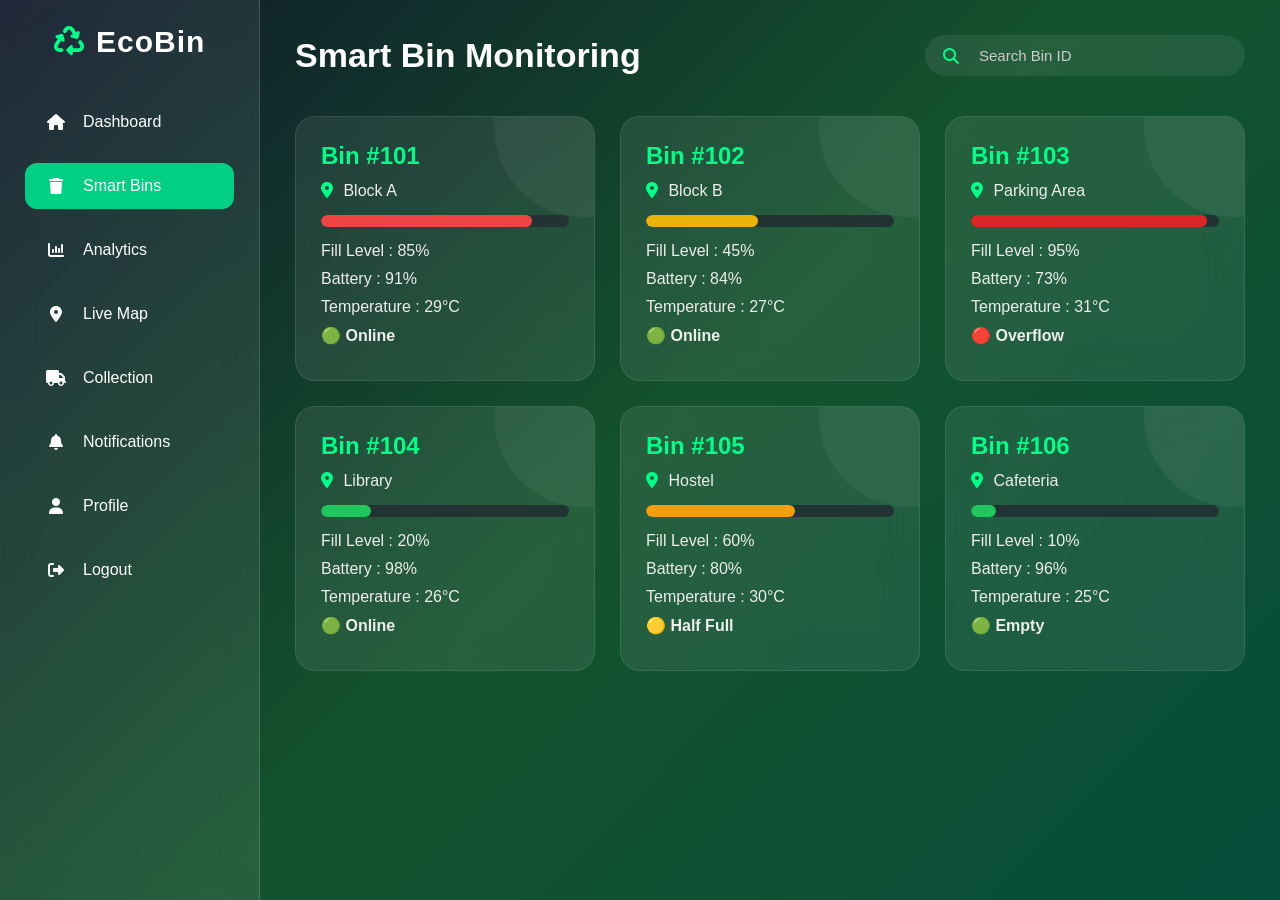
<file: bins.html>
<!DOCTYPE html>
<html lang="en">

<head>

    <meta charset="UTF-8">
    <meta name="viewport" content="width=device-width, initial-scale=1.0">

    <title>Smart Bins | EcoBin</title>

    <link rel="stylesheet" href="style.css">
    <link rel="stylesheet" href="dashboard.css">
    <link rel="stylesheet" href="bins.css">

    <link rel="stylesheet"
    href="https://cdnjs.cloudflare.com/ajax/libs/font-awesome/6.5.2/css/all.min.css">

</head>

<body>

<!-- Sidebar -->

<aside class="sidebar">

<div class="logo">

<i class="fa-solid fa-recycle"></i>

EcoBin

</div>

<ul>

<li>
<a href="dashboard.html">
<i class="fa-solid fa-house"></i>
Dashboard
</a>
</li>

<li class="active">
<a href="bins.html">
<i class="fa-solid fa-trash"></i>
Smart Bins
</a>
</li>

<li>
<a href="analytics.html">
<i class="fa-solid fa-chart-column"></i>
Analytics
</a>
</li>

<li>
<a href="map.html">
<i class="fa-solid fa-location-dot"></i>
Live Map
</a>
</li>

<li>
<a href="collection.html">
<i class="fa-solid fa-truck"></i>
Collection
</a>
</li>

<li>
<a href="notifications.html">
<i class="fa-solid fa-bell"></i>
Notifications
</a>
</li>

<li>
<a href="profile.html">
<i class="fa-solid fa-user"></i>
Profile
</a>
</li>

<li>
<a href="index.html">
<i class="fa-solid fa-right-from-bracket"></i>
Logout
</a>
</li>

</ul>

</aside>

<!-- Main -->

<main class="main">

<header class="topbar">

<h1>Smart Bin Monitoring</h1>

<div class="search">

<i class="fa-solid fa-magnifying-glass"></i>

<input
type="text"
id="search"
placeholder="Search Bin ID">

</div>

</header>

<section class="bin-grid">

<div class="bin-card">

<h2>Bin #101</h2>

<p><i class="fa-solid fa-location-dot"></i> Block A</p>

<div class="progress">

<div class="fill fill85"></div>

</div>

<p>Fill Level : 85%</p>

<p>Battery : 91%</p>

<p>Temperature : 29°C</p>

<p class="online">

🟢 Online

</p>

</div>

<div class="bin-card">

<h2>Bin #102</h2>

<p><i class="fa-solid fa-location-dot"></i> Block B</p>

<div class="progress">

<div class="fill fill45"></div>

</div>

<p>Fill Level : 45%</p>

<p>Battery : 84%</p>

<p>Temperature : 27°C</p>

<p class="online">

🟢 Online

</p>

</div>

<div class="bin-card">

<h2>Bin #103</h2>

<p><i class="fa-solid fa-location-dot"></i> Parking Area</p>

<div class="progress">

<div class="fill fill95"></div>

</div>

<p>Fill Level : 95%</p>

<p>Battery : 73%</p>

<p>Temperature : 31°C</p>

<p class="overflow">

🔴 Overflow

</p>

</div>

<div class="bin-card">

<h2>Bin #104</h2>

<p><i class="fa-solid fa-location-dot"></i> Library</p>

<div class="progress">

<div class="fill fill20"></div>

</div>

<p>Fill Level : 20%</p>

<p>Battery : 98%</p>

<p>Temperature : 26°C</p>

<p class="online">

🟢 Online

</p>

</div>

<div class="bin-card">

<h2>Bin #105</h2>

<p><i class="fa-solid fa-location-dot"></i> Hostel</p>

<div class="progress">

<div class="fill fill60"></div>

</div>

<p>Fill Level : 60%</p>

<p>Battery : 80%</p>

<p>Temperature : 30°C</p>

<p class="warning">

🟡 Half Full

</p>

</div>

<div class="bin-card">

<h2>Bin #106</h2>

<p><i class="fa-solid fa-location-dot"></i> Cafeteria</p>

<div class="progress">

<div class="fill fill10"></div>

</div>

<p>Fill Level : 10%</p>

<p>Battery : 96%</p>

<p>Temperature : 25°C</p>

<p class="online">

🟢 Empty

</p>

</div>

</section>

</main>

<script src="bins.js"></script>

</body>

</html>
</file>
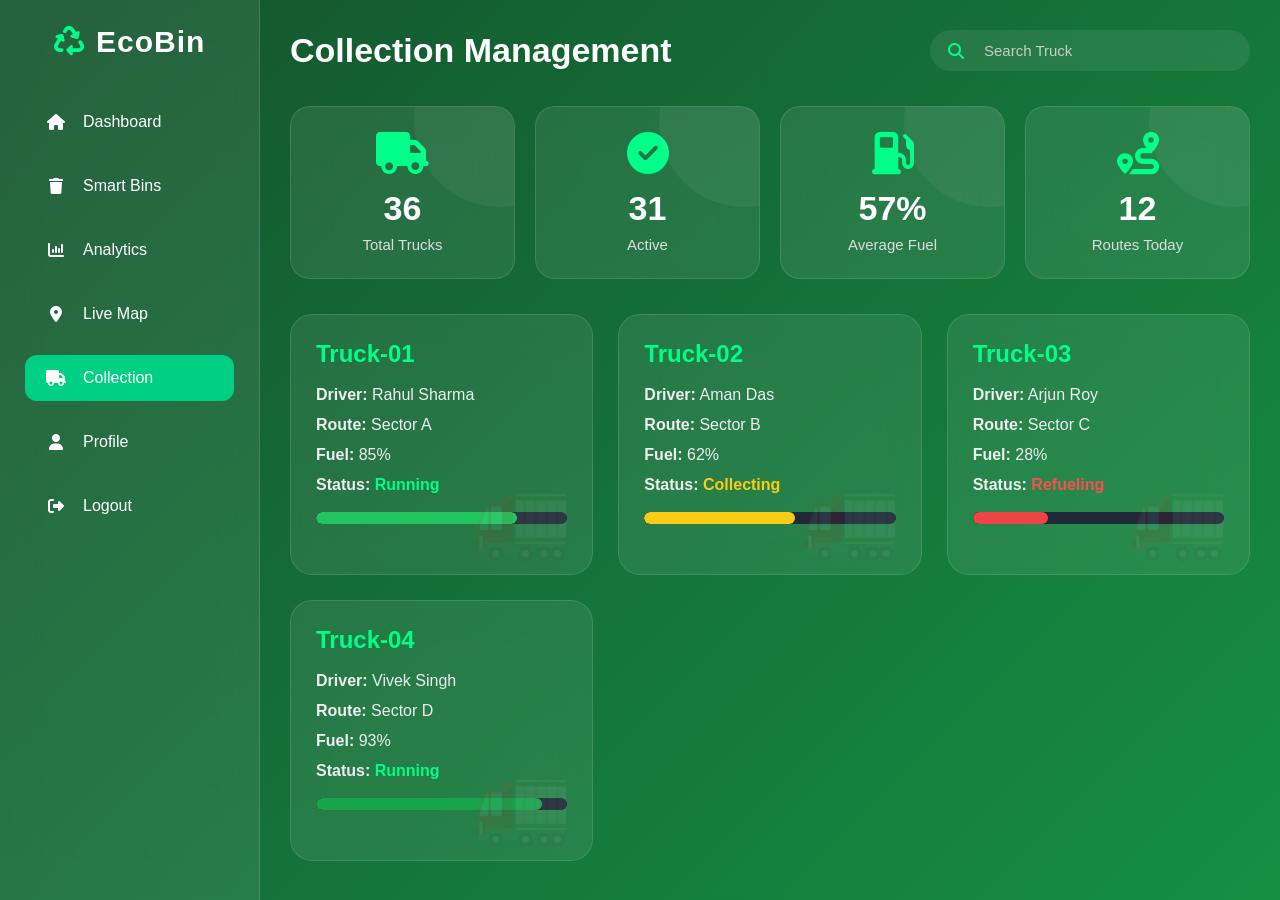
<file: collection.html>
<!DOCTYPE html>
<html lang="en">

<head>

<meta charset="UTF-8">
<meta name="viewport" content="width=device-width, initial-scale=1.0">

<title>Collection | EcoBin</title>

<link rel="stylesheet" href="style.css">
<link rel="stylesheet" href="dashboard.css">
<link rel="stylesheet" href="collection.css">

<link rel="stylesheet"
href="https://cdnjs.cloudflare.com/ajax/libs/font-awesome/6.5.2/css/all.min.css">

</head>

<body>

<!-- Sidebar -->

<aside class="sidebar">

<div class="logo">

<i class="fa-solid fa-recycle"></i>

EcoBin

</div>

<ul>

<li>
<a href="dashboard.html">
<i class="fa-solid fa-house"></i>
Dashboard
</a>
</li>

<li>
<a href="bins.html">
<i class="fa-solid fa-trash"></i>
Smart Bins
</a>
</li>

<li>
<a href="analytics.html">
<i class="fa-solid fa-chart-column"></i>
Analytics
</a>
</li>

<li>
<a href="map.html">
<i class="fa-solid fa-location-dot"></i>
Live Map
</a>
</li>

<li class="active">
<a href="collection.html">
<i class="fa-solid fa-truck"></i>
Collection
</a>
</li>

<li>
<a href="profile.html">
<i class="fa-solid fa-user"></i>
Profile
</a>
</li>

<li>
<a href="index.html">
<i class="fa-solid fa-right-from-bracket"></i>
Logout
</a>
</li>

</ul>

</aside>

<!-- Main -->

<main class="main">

<header class="topbar">

<h1>Collection Management</h1>

<div class="search">

<i class="fa-solid fa-magnifying-glass"></i>

<input type="text"
id="searchTruck"
placeholder="Search Truck">

</div>

</header>

<section class="cards">

<div class="dashboard-card">

<i class="fa-solid fa-truck"></i>

<h2>36</h2>

<p>Total Trucks</p>

</div>

<div class="dashboard-card">

<i class="fa-solid fa-circle-check"></i>

<h2>31</h2>

<p>Active</p>

</div>

<div class="dashboard-card">

<i class="fa-solid fa-gas-pump"></i>

<h2>82%</h2>

<p>Average Fuel</p>

</div>

<div class="dashboard-card">

<i class="fa-solid fa-route"></i>

<h2>12</h2>

<p>Routes Today</p>

</div>

</section>

<section class="truck-grid">

<div class="truck-card">

<h2>Truck-01</h2>

<p><strong>Driver:</strong> Rahul Sharma</p>

<p><strong>Route:</strong> Sector A</p>

<p><strong>Fuel:</strong> 85%</p>

<p><strong>Status:</strong>
<span class="online">Running</span></p>

<div class="progress">
<div class="fill fill80"></div>
</div>

</div>

<div class="truck-card">

<h2>Truck-02</h2>

<p><strong>Driver:</strong> Aman Das</p>

<p><strong>Route:</strong> Sector B</p>

<p><strong>Fuel:</strong> 62%</p>

<p><strong>Status:</strong>
<span class="warning">Collecting</span></p>

<div class="progress">
<div class="fill fill60"></div>
</div>

</div>

<div class="truck-card">

<h2>Truck-03</h2>

<p><strong>Driver:</strong> Arjun Roy</p>

<p><strong>Route:</strong> Sector C</p>

<p><strong>Fuel:</strong> 28%</p>

<p><strong>Status:</strong>
<span class="danger">Refueling</span></p>

<div class="progress">
<div class="fill fill30"></div>
</div>

</div>

<div class="truck-card">

<h2>Truck-04</h2>

<p><strong>Driver:</strong> Vivek Singh</p>

<p><strong>Route:</strong> Sector D</p>

<p><strong>Fuel:</strong> 93%</p>

<p><strong>Status:</strong>
<span class="online">Running</span></p>

<div class="progress">
<div class="fill fill90"></div>
</div>

</div>

</section>

</main>

<script src="collection.js"></script>

</body>
</html>
</file>
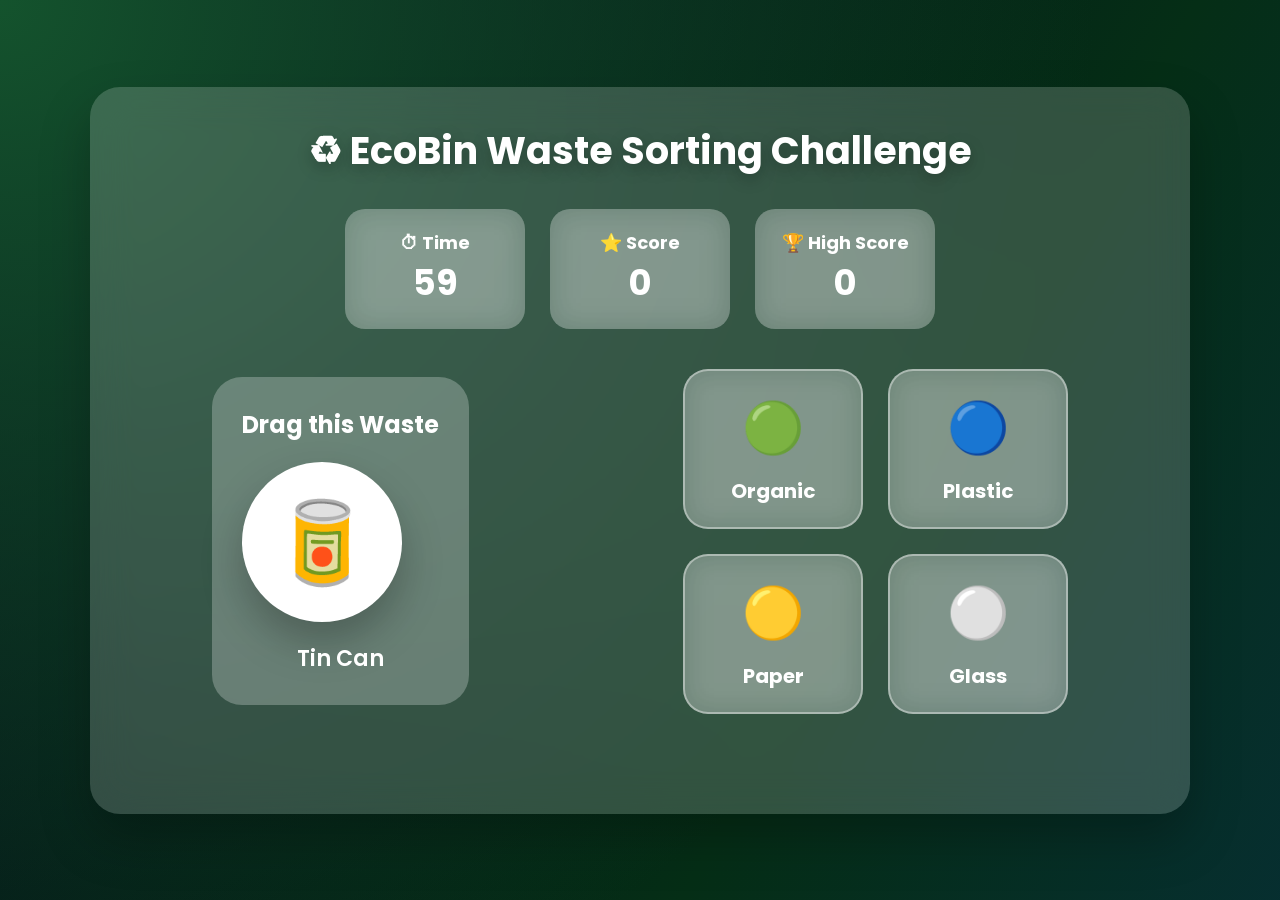
<file: game.html>
<!DOCTYPE html>
<html lang="en">
<head>
<meta charset="UTF-8">
<meta name="viewport" content="width=device-width, initial-scale=1.0">

<title>Eco Challenge | EcoBin</title>

<link rel="stylesheet" href="game.css">

<link rel="stylesheet"
href="https://cdnjs.cloudflare.com/ajax/libs/font-awesome/6.5.2/css/all.min.css">

<link href="https://fonts.googleapis.com/css2?family=Poppins:wght@300;400;500;600;700&display=swap"
rel="stylesheet">

</head>

<body>

<div class="container">

<h1>♻ EcoBin Waste Sorting Challenge</h1>

<div class="top-bar">

<div class="box">
<h3>⏱ Time</h3>
<p id="time">60</p>
</div>

<div class="box">
<h3>⭐ Score</h3>
<p id="score">0</p>
</div>

<div class="box">
<h3>🏆 High Score</h3>
<p id="highScore">0</p>
</div>

</div>

<div class="game">

<div class="item-area">

<h2>Drag this Waste</h2>

<div id="wasteItem" draggable="true" class="waste">

🥤

</div>

<p id="wasteName">Plastic Bottle</p>

</div>

<div class="bins">

<div class="bin" data-type="organic">

🟢

<h3>Organic</h3>

</div>

<div class="bin" data-type="plastic">

🔵

<h3>Plastic</h3>

</div>

<div class="bin" data-type="paper">

🟡

<h3>Paper</h3>

</div>

<div class="bin" data-type="glass">

⚪

<h3>Glass</h3>

</div>

</div>

</div>

<div id="message"></div>

<button onclick="location.reload()" class="restart">

Play Again

</button>

</div>

<script src="game.js"></script>

</body>
</html>
</file>
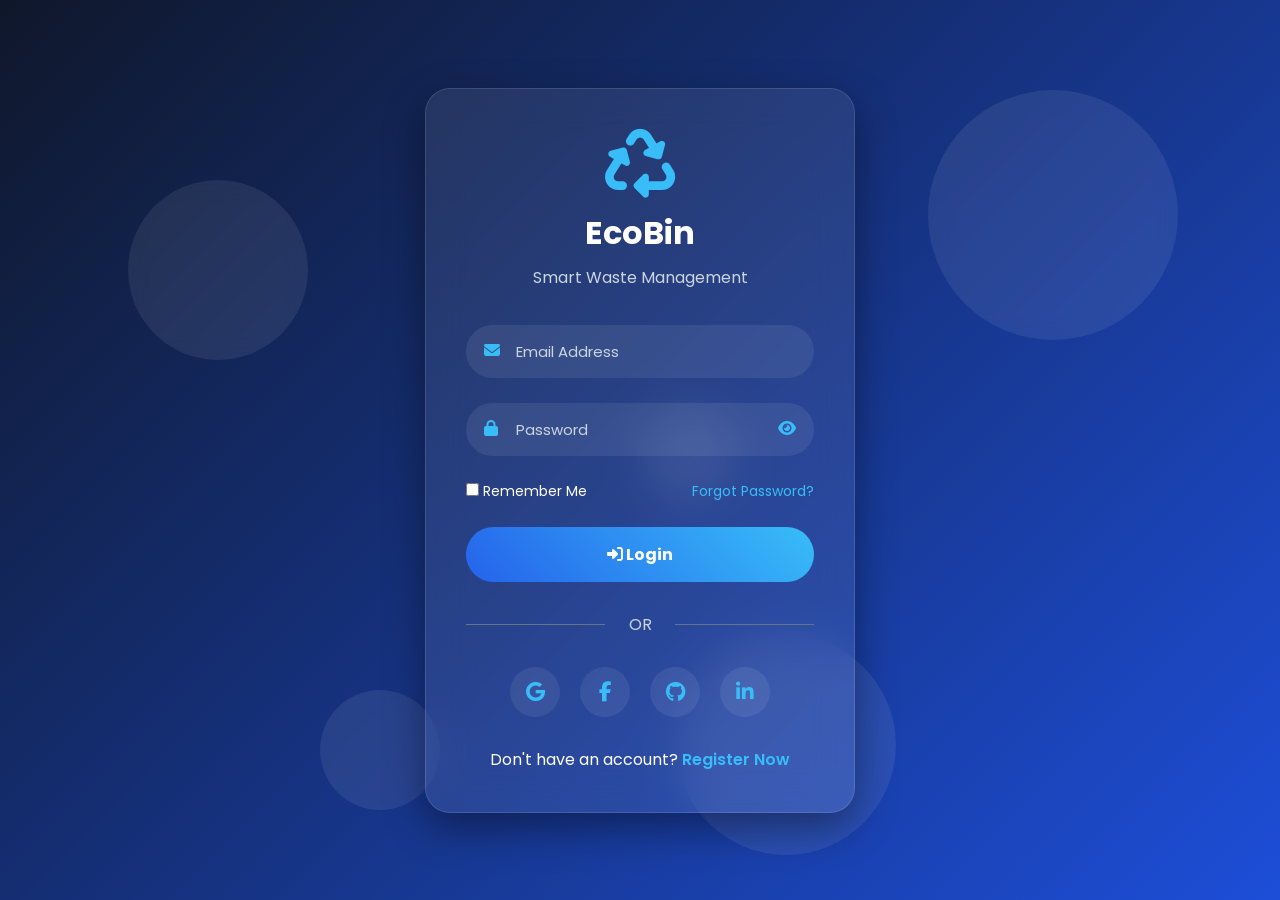
<file: login.html>
<!DOCTYPE html>
<html lang="en">

<head>

    <meta charset="UTF-8">
    <meta name="viewport" content="width=device-width, initial-scale=1.0">

    <title>Login | EcoBin</title>

    <link rel="stylesheet" href="login.css">

    <!-- Font Awesome -->
    <link rel="stylesheet"
        href="https://cdnjs.cloudflare.com/ajax/libs/font-awesome/6.5.2/css/all.min.css">

    <!-- Google Font -->
    <link href="https://fonts.googleapis.com/css2?family=Poppins:wght@300;400;500;600;700&display=swap"
        rel="stylesheet">

</head>

<body>

    <!-- Floating Background -->

    <div class="background">

        <span></span>
        <span></span>
        <span></span>
        <span></span>
        <span></span>

    </div>

    <!-- Login Card -->

    <div class="login-container">

        <div class="login-card">

            <div class="logo">

                <i class="fa-solid fa-recycle"></i>

                <h2>EcoBin</h2>

                <p>Smart Waste Management</p>

            </div>

            <form id="loginForm">

                <div class="input-box">

                    <i class="fa-solid fa-envelope"></i>

                    <input
                        type="email"
                        id="email"
                        placeholder="Email Address"
                        required>

                </div>

                <div class="input-box">

                    <i class="fa-solid fa-lock"></i>

                    <input
                        type="password"
                        id="password"
                        placeholder="Password"
                        required>

                    <i
                        class="fa-solid fa-eye toggle-password"
                        id="togglePassword"></i>

                </div>

                <div class="options">

                    <label>

                        <input type="checkbox">

                        Remember Me

                    </label>

                    <a href="#">Forgot Password?</a>

                </div>

                <button type="submit">

                    <i class="fa-solid fa-right-to-bracket"></i>

                    Login

                </button>

            </form>

            <div class="divider">

                <span>OR</span>

            </div>

            <div class="social-login">

                <i class="fab fa-google"></i>

                <i class="fab fa-facebook-f"></i>

                <i class="fab fa-github"></i>

                <i class="fab fa-linkedin-in"></i>

            </div>

            <div class="register-link">

                Don't have an account?

                <a href="register.html">

                    Register Now

                </a>

            </div>

        </div>

    </div>

    <script src="login.js"></script>

</body>

</html>
</file>
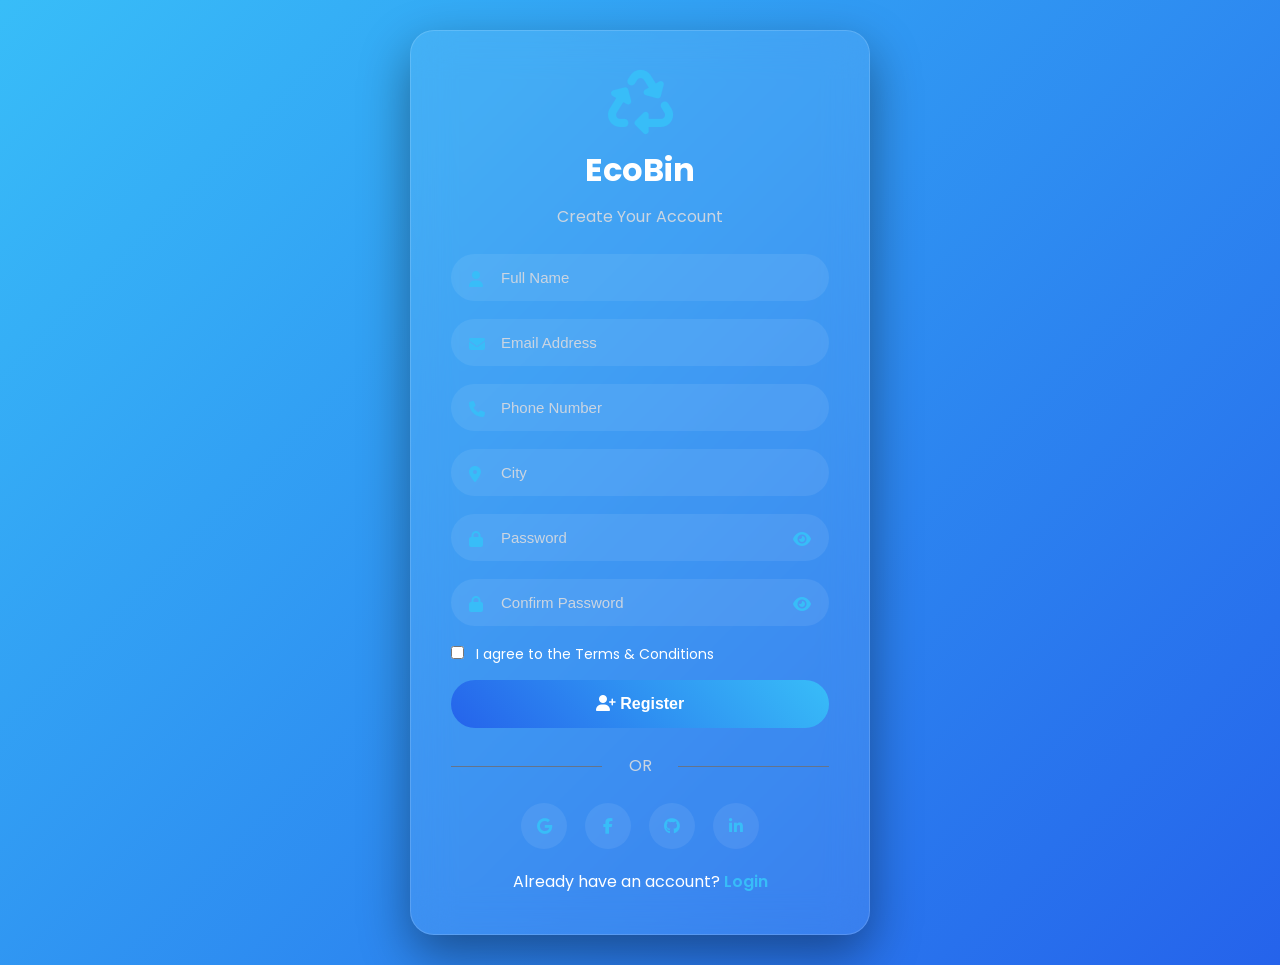
<file: register.html>
<!DOCTYPE html>
<html lang="en">

<head>

    <meta charset="UTF-8">
    <meta name="viewport" content="width=device-width, initial-scale=1.0">

    <title>Register | EcoBin</title>

    <link rel="stylesheet" href="register.css">

    <!-- Google Font -->
    <link href="https://fonts.googleapis.com/css2?family=Poppins:wght@300;400;500;600;700&display=swap" rel="stylesheet">

    <!-- Font Awesome -->
    <link rel="stylesheet"
        href="https://cdnjs.cloudflare.com/ajax/libs/font-awesome/6.5.2/css/all.min.css">

</head>

<body>

    <!-- Animated Background -->

    <div class="background">

        <span></span>
        <span></span>
        <span></span>
        <span></span>
        <span></span>
        <span></span>

    </div>

    <!-- Register Card -->

    <div class="register-container">

        <div class="register-card">

            <!-- Logo -->

            <div class="logo">

                <i class="fa-solid fa-recycle"></i>

                <h2>EcoBin</h2>

                <p>Create Your Account</p>

            </div>

            <!-- Register Form -->

            <form id="registerForm">

                <div class="input-box">

                    <i class="fa-solid fa-user"></i>

                    <input
                        type="text"
                        id="fullname"
                        placeholder="Full Name"
                        required>

                </div>

                <div class="input-box">

                    <i class="fa-solid fa-envelope"></i>

                    <input
                        type="email"
                        id="email"
                        placeholder="Email Address"
                        required>

                </div>

                <div class="input-box">

                    <i class="fa-solid fa-phone"></i>

                    <input
                        type="text"
                        id="phone"
                        placeholder="Phone Number"
                        required>

                </div>

                <div class="input-box">

                    <i class="fa-solid fa-location-dot"></i>

                    <input
                        type="text"
                        id="city"
                        placeholder="City"
                        required>

                </div>

                <div class="input-box">

                    <i class="fa-solid fa-lock"></i>

                    <input
                        type="password"
                        id="password"
                        placeholder="Password"
                        required>

                    <i class="fa-solid fa-eye toggle-password"
                        id="togglePassword"></i>

                </div>

                <div class="input-box">

                    <i class="fa-solid fa-lock"></i>

                    <input
                        type="password"
                        id="confirmPassword"
                        placeholder="Confirm Password"
                        required>

                    <i class="fa-solid fa-eye toggle-confirm"
                        id="toggleConfirm"></i>

                </div>

                <!-- Terms -->

                <div class="options">

                    <label>

                        <input
                            type="checkbox"
                            id="terms"
                            required>

                        I agree to the Terms & Conditions

                    </label>

                </div>

                <!-- Register Button -->

                <button type="submit" id="registerBtn">

                    <i class="fa-solid fa-user-plus"></i>

                    Register

                </button>

            </form>

            <!-- Divider -->

            <div class="divider">

                <span>OR</span>

            </div>

            <!-- Social Icons -->

            <div class="social-icons">

                <i class="fab fa-google"></i>

                <i class="fab fa-facebook-f"></i>

                <i class="fab fa-github"></i>

                <i class="fab fa-linkedin-in"></i>

            </div>

            <!-- Login -->

            <div class="login-link">

                Already have an account?

                <a href="login.html">

                    Login

                </a>

            </div>

        </div>

    </div>

    <script src="register.js"></script>

</body>

</html>
</file>
<file: style.css>
/* ===================================================
   EcoBin - style.css
   Part 1/4
=================================================== */

*{
    margin:0;
    padding:0;
    box-sizing:border-box;
    font-family:'Poppins',sans-serif;
}

html{
    scroll-behavior:smooth;
}

body{

    background:linear-gradient(
        -45deg,
        #16a34a,
        #22c55e,
        #06b6d4,
        #2563eb
    );

    background-size:400% 400%;
    animation:bgAnimation 12s ease infinite;

    color:#fff;

    overflow-x:hidden;

}

/* Animated Background */

@keyframes bgAnimation{

    0%{
        background-position:0% 50%;
    }

    50%{
        background-position:100% 50%;
    }

    100%{
        background-position:0% 50%;
    }

}

/* ===============================
   Loader
=============================== */

#loader{

    position:fixed;

    inset:0;

    background:#0f172a;

    display:flex;

    justify-content:center;

    align-items:center;

    z-index:99999;

}

.loader-circle{

    width:70px;
    height:70px;

    border-radius:50%;

    border:8px solid rgba(255,255,255,.2);

    border-top:8px solid #fff;

    animation:spin 1s linear infinite;

}

@keyframes spin{

    100%{
        transform:rotate(360deg);
    }

}

/* ===============================
   Floating Background
=============================== */

.background{

    position:fixed;

    inset:0;

    overflow:hidden;

    z-index:-1;

}

.background span{

    position:absolute;

    display:block;

    border-radius:50%;

    background:rgba(255,255,255,.08);

    backdrop-filter:blur(10px);

    animation:float 18s linear infinite;

}

.background span:nth-child(1){

    width:140px;
    height:140px;

    left:5%;
    top:10%;

}

.background span:nth-child(2){

    width:80px;
    height:80px;

    left:80%;
    top:20%;

}

.background span:nth-child(3){

    width:180px;
    height:180px;

    left:30%;
    top:70%;

}

.background span:nth-child(4){

    width:120px;
    height:120px;

    left:70%;
    top:75%;

}

.background span:nth-child(5){

    width:60px;
    height:60px;

    left:45%;
    top:35%;

}

@keyframes float{

    50%{

        transform:
        translateY(-60px)
        rotate(180deg);

    }

    100%{

        transform:
        translateY(0)
        rotate(360deg);

    }

}

/* ===============================
   Navbar
=============================== */

nav{

    position:fixed;

    top:0;

    left:0;

    width:100%;

    display:flex;

    justify-content:space-between;

    align-items:center;

    padding:18px 8%;

    background:rgba(255,255,255,.12);

    backdrop-filter:blur(18px);

    border-bottom:1px solid rgba(255,255,255,.15);

    z-index:1000;

    transition:.4s;

}

.logo{

    font-size:28px;

    font-weight:700;

    letter-spacing:1px;

}

.logo i{

    color:#bbf7d0;

    margin-right:6px;

    animation:rotateLogo 8s linear infinite;

}

@keyframes rotateLogo{

    100%{
        transform:rotate(360deg);
    }

}

nav ul{

    display:flex;

    list-style:none;

    gap:30px;

}

nav ul li a{

    color:#fff;

    text-decoration:none;

    font-weight:500;

    position:relative;

    transition:.3s;

}

nav ul li a::after{

    content:"";

    position:absolute;

    left:0;

    bottom:-6px;

    width:0;

    height:2px;

    background:#bbf7d0;

    border-radius:20px;

    transition:.35s;

}

nav ul li a:hover{

    color:#bbf7d0;

}

nav ul li a:hover::after,

nav ul li a.active::after{

    width:100%;

}

nav ul li a.active{

    color:#bbf7d0;

}

#themeBtn{

    width:45px;

    height:45px;

    border:none;

    border-radius:50%;

    cursor:pointer;

    background:rgba(255,255,255,.15);

    color:#fff;

    font-size:18px;

    transition:.3s;

}

#themeBtn:hover{

    transform:rotate(180deg);

    background:#fff;

    color:#16a34a;

}
/* ===================================================
   EcoBin - style.css
   Part 2/4
=================================================== */

/* ===============================
   Hero Section
=============================== */

.hero{
    min-height:100vh;
    display:grid;
    grid-template-columns:1fr 1fr;
    align-items:center;
    gap:60px;
    padding:120px 8% 80px;
}

.hero-left{
    animation:slideLeft 1s ease;
}

.hero-right{
    display:flex;
    justify-content:center;
    animation:slideRight 1s ease;
}

@keyframes slideLeft{
    from{
        opacity:0;
        transform:translateX(-60px);
    }
    to{
        opacity:1;
        transform:translateX(0);
    }
}

@keyframes slideRight{
    from{
        opacity:0;
        transform:translateX(60px);
    }
    to{
        opacity:1;
        transform:translateX(0);
    }
}

.hero h1{
    font-size:4.2rem;
    line-height:1.15;
    margin-bottom:20px;
}

.hero h1 span{
    color:#bbf7d0;
}

.hero p{
    font-size:1.1rem;
    color:#eef;
    line-height:1.8;
    max-width:550px;
    margin-bottom:35px;
}

/* Buttons */

.buttons{
    display:flex;
    gap:20px;
    flex-wrap:wrap;
}

.btn,
.btn2{
    text-decoration:none;
    padding:15px 35px;
    border-radius:50px;
    font-weight:600;
    transition:.35s;
}

.btn{
    background:#fff;
    color:#16a34a;
}

.btn:hover{
    transform:translateY(-6px);
    box-shadow:0 15px 35px rgba(255,255,255,.35);
}

.btn2{
    border:2px solid #fff;
    color:#fff;
}

.btn2:hover{
    background:#fff;
    color:#16a34a;
    transform:translateY(-6px);
}

/* Hero Icon */

.circle{

    width:340px;
    height:340px;

    border-radius:50%;

    background:rgba(255,255,255,.15);

    backdrop-filter:blur(15px);

    display:flex;
    justify-content:center;
    align-items:center;

    box-shadow:0 25px 50px rgba(0,0,0,.25);

    animation:bounce 4s ease-in-out infinite;

}

.circle i{

    font-size:130px;

    color:#fff;

}

@keyframes bounce{

    50%{
        transform:translateY(-25px);
    }

}

/* ===============================
   Statistics
=============================== */

.stats{

    padding:70px 8%;

    display:grid;

    grid-template-columns:repeat(auto-fit,minmax(220px,1fr));

    gap:30px;

}

.card{

    background:rgba(255,255,255,.14);

    backdrop-filter:blur(15px);

    border:1px solid rgba(255,255,255,.18);

    border-radius:25px;

    padding:35px;

    text-align:center;

    transition:.4s;

}

.card:hover{

    transform:translateY(-10px);

    box-shadow:0 20px 35px rgba(0,0,0,.25);

}

.card h2{

    font-size:2.7rem;

    color:#fff;

    margin-bottom:10px;

}

.card p{

    color:#e2e8f0;

    font-size:1rem;

}

/* Counter Animation */

.counter{

    font-weight:700;

}

/* Card Glow */

.card:nth-child(1){
    border-top:4px solid #22c55e;
}

.card:nth-child(2){
    border-top:4px solid #38bdf8;
}

.card:nth-child(3){
    border-top:4px solid #facc15;
}

.card:nth-child(4){
    border-top:4px solid #f87171;
}
/* ===================================================
   EcoBin - style.css
   Part 3/4
=================================================== */

/* ===============================
   Features Section
=============================== */

.features{
    padding:90px 8%;
    text-align:center;
}

.features h2{
    font-size:2.8rem;
    margin-bottom:15px;
}

.features h2::after{
    content:"";
    display:block;
    width:80px;
    height:4px;
    margin:12px auto 0;
    border-radius:10px;
    background:#bbf7d0;
}

.feature-grid{
    display:grid;
    grid-template-columns:repeat(auto-fit,minmax(250px,1fr));
    gap:30px;
    margin-top:50px;
}

.feature{

    background:rgba(255,255,255,.14);

    backdrop-filter:blur(18px);

    border:1px solid rgba(255,255,255,.18);

    border-radius:22px;

    padding:35px 25px;

    transition:.4s;

}

.feature:hover{

    transform:translateY(-12px);

    box-shadow:0 18px 35px rgba(0,0,0,.25);

}

.feature i{

    font-size:48px;

    color:#bbf7d0;

    margin-bottom:18px;

}

.feature h3{

    margin-bottom:12px;

    font-size:1.4rem;

}

.feature p{

    color:#e2e8f0;

    line-height:1.7;

}

/* ===============================
   About Section
=============================== */

.about{

    padding:100px 8%;

    text-align:center;

}

.about div{

    max-width:900px;

    margin:auto;

    background:rgba(255,255,255,.12);

    backdrop-filter:blur(18px);

    border-radius:25px;

    padding:50px;

    border:1px solid rgba(255,255,255,.18);

}

.about h2{

    font-size:2.6rem;

    margin-bottom:20px;

}

.about p{

    line-height:1.9;

    color:#e2e8f0;

    font-size:1.05rem;

}

/* ===============================
   Contact Section
=============================== */

.contact{

    padding:90px 8%;

    text-align:center;

}

.contact h2{

    font-size:2.6rem;

    margin-bottom:35px;

}

.contact form{

    max-width:650px;

    margin:auto;

    display:flex;

    flex-direction:column;

    gap:20px;

}

.contact input,
.contact textarea{

    width:100%;

    padding:16px 18px;

    border:none;

    outline:none;

    border-radius:14px;

    background:rgba(255,255,255,.15);

    color:#fff;

    backdrop-filter:blur(12px);

    transition:.3s;

}

.contact textarea{

    resize:none;

    min-height:170px;

}

.contact input::placeholder,
.contact textarea::placeholder{

    color:#dbeafe;

}

.contact input:focus,
.contact textarea:focus{

    box-shadow:0 0 15px rgba(255,255,255,.3);

    background:rgba(255,255,255,.2);

}

.contact button{

    padding:16px;

    border:none;

    border-radius:14px;

    background:#16a34a;

    color:#fff;

    font-size:16px;

    font-weight:600;

    cursor:pointer;

    transition:.35s;

}

.contact button:hover{

    transform:translateY(-5px);

    background:#15803d;

    box-shadow:0 15px 25px rgba(0,0,0,.25);

}

/* ===============================
   Footer
=============================== */

footer{

    padding:35px;

    text-align:center;

    background:rgba(0,0,0,.22);

    backdrop-filter:blur(10px);

}

footer p{

    margin-bottom:15px;

    color:#e2e8f0;

}

footer div{

    display:flex;

    justify-content:center;

    gap:18px;

}

footer i{

    width:46px;

    height:46px;

    border-radius:50%;

    display:flex;

    justify-content:center;

    align-items:center;

    background:rgba(255,255,255,.12);

    cursor:pointer;

    transition:.35s;

}

footer i:hover{

    background:#fff;

    color:#16a34a;

    transform:translateY(-8px) rotate(360deg);

}
/* ===================================================
   EcoBin - style.css
   Part 4/4
=================================================== */

/* ===============================
   Scrollbar
=============================== */

::-webkit-scrollbar{
    width:10px;
}

::-webkit-scrollbar-track{
    background:#0f172a;
}

::-webkit-scrollbar-thumb{
    background:#22c55e;
    border-radius:20px;
}

::-webkit-scrollbar-thumb:hover{
    background:#16a34a;
}

/* ===============================
   Section Animation
=============================== */

.hero,
.stats,
.features,
.about,
.contact,
footer{

    animation:fadeUp 1s ease;

}

@keyframes fadeUp{

    from{

        opacity:0;

        transform:translateY(40px);

    }

    to{

        opacity:1;

        transform:translateY(0);

    }

}

/* ===============================
   Glass Hover Effect
=============================== */

.card,
.feature,
.about div{

    transition:.4s;

}

.card:hover,
.feature:hover,
.about div:hover{

    transform:translateY(-10px);

    box-shadow:0 20px 45px rgba(0,0,0,.3);

}

/* ===============================
   Theme Button
=============================== */

#themeBtn{

    transition:.4s;

}

#themeBtn:hover{

    transform:rotate(180deg) scale(1.1);

}

/* ===============================
   Button Ripple Hover
=============================== */

.btn,
.btn2,
.contact button{

    position:relative;

    overflow:hidden;

}

.btn::before,
.btn2::before,
.contact button::before{

    content:"";

    position:absolute;

    width:0;

    height:100%;

    left:0;

    top:0;

    background:rgba(255,255,255,.2);

    transition:.4s;

}

.btn:hover::before,
.btn2:hover::before,
.contact button:hover::before{

    width:100%;

}

/* ===============================
   Utility Classes
=============================== */

.text-center{

    text-align:center;

}

.mt-2{

    margin-top:20px;

}

.mt-3{

    margin-top:30px;

}

.mb-2{

    margin-bottom:20px;

}

.mb-3{

    margin-bottom:30px;

}

/* ===============================
   Responsive
=============================== */

@media(max-width:1100px){

.hero{

grid-template-columns:1fr;

text-align:center;

}

.hero-left{

order:2;

}

.hero-right{

order:1;

margin-bottom:40px;

}

.circle{

width:280px;

height:280px;

}

.hero h1{

font-size:3.2rem;

}

.hero p{

margin:auto auto 30px;

}

.buttons{

justify-content:center;

}

}

/* Tablet */

@media(max-width:768px){

nav{

padding:15px 5%;

flex-wrap:wrap;

}

nav ul{

gap:18px;

font-size:15px;

justify-content:center;

margin-top:10px;

width:100%;

}

.logo{

font-size:24px;

}

.hero{

padding:120px 6% 70px;

}

.hero h1{

font-size:2.6rem;

}

.hero p{

font-size:1rem;

}

.circle{

width:230px;

height:230px;

font-size:90px;

}

.stats{

grid-template-columns:1fr 1fr;

}

.feature-grid{

grid-template-columns:1fr;

}

.contact form{

width:100%;

}

}

/* Mobile */

@media(max-width:500px){

.hero h1{

font-size:2rem;

}

.hero p{

font-size:.95rem;

}

.buttons{

flex-direction:column;

}

.btn,
.btn2{

width:100%;

text-align:center;

}

.stats{

grid-template-columns:1fr;

}

.card{

padding:25px;

}

.circle{

width:180px;

height:180px;

}

.circle i{

font-size:70px;

}

.about div{

padding:30px;

}

footer div{

gap:10px;

}

footer i{

width:40px;

height:40px;

font-size:16px;

}

}
body.dark{
    background:#08111f;
}

body.dark nav{
    background:rgba(0,0,0,.45);
}

body.dark .card,
body.dark .feature,
body.dark .about div,
body.dark .contact input,
body.dark .contact textarea{
    background:rgba(20,20,20,.65);
    color:white;
}

body.dark footer{
    background:#000;
}
#topBtn{
    position:fixed;
    bottom:25px;
    right:25px;
    width:50px;
    height:50px;
    display:none;
    justify-content:center;
    align-items:center;
    border:none;
    border-radius:50%;
    background:#22c55e;
    color:#fff;
    cursor:pointer;
    font-size:20px;
    box-shadow:0 10px 25px rgba(0,0,0,.3);
    transition:.3s;
    z-index:999;
}

#topBtn:hover{
    transform:translateY(-5px);
    background:#15803d;
}
.weather-widget{

margin-top:35px;

width:240px;

display:flex;

align-items:center;

gap:18px;

padding:18px;

border-radius:18px;

background:rgba(255,255,255,.15);

backdrop-filter:blur(15px);

box-shadow:0 15px 30px rgba(0,0,0,.2);

animation:floatWeather 3s ease-in-out infinite;

}

.weather-widget i{

font-size:45px;

color:#FFD54F;

}

.weather-widget h3{

font-size:28px;

}

.weather-widget p{

margin-top:4px;

color:#eee;

}

@keyframes floatWeather{

50%{

transform:translateY(-8px);

}

}
.clock{

margin-top:25px;

padding:18px;

width:280px;

background:rgba(255,255,255,.15);

border-radius:18px;

backdrop-filter:blur(12px);

}

.clock h2{

font-size:32px;

}

.clock p{

margin-top:8px;

font-size:15px;

color:#ddd;

}
.quote{

padding:80px;

text-align:center;

}

.quote p{

margin:auto;

max-width:700px;

font-size:22px;

font-style:italic;

background:rgba(255,255,255,.12);

padding:35px;

border-radius:20px;

backdrop-filter:blur(15px);

}
/* ================= Clock ================= */

.clock{

margin-top:20px;

width:260px;

padding:18px;

border-radius:18px;

background:rgba(255,255,255,.15);

backdrop-filter:blur(15px);

border:1px solid rgba(255,255,255,.2);

box-shadow:0 10px 25px rgba(0,0,0,.2);

}

.clock h2{

font-size:30px;

margin-bottom:8px;

}

.clock p{

font-size:15px;

color:#ddd;

}
/* ================= Clock ================= */

.clock{

margin-top:20px;

width:260px;

padding:18px;

border-radius:18px;

background:rgba(255,255,255,.15);

backdrop-filter:blur(15px);

border:1px solid rgba(255,255,255,.2);

box-shadow:0 10px 25px rgba(0,0,0,.2);

}

.clock h2{

font-size:30px;

margin-bottom:8px;

}

.clock p{

font-size:15px;

color:#ddd;

}
/* ================= Notification ================= */

.nav-icons{

display:flex;

align-items:center;

gap:15px;

}

#notificationBtn{

width:45px;

height:45px;

border:none;

border-radius:50%;

background:rgba(255,255,255,.15);

color:#fff;

cursor:pointer;

position:relative;

font-size:18px;

transition:.3s;

}

#notificationBtn:hover{

transform:scale(1.1);

background:rgba(255,255,255,.3);

}

#notifyCount{

position:absolute;

top:-5px;

right:-5px;

width:20px;

height:20px;

background:red;

border-radius:50%;

display:flex;

justify-content:center;

align-items:center;

font-size:12px;

font-weight:bold;

}

#notificationPanel{

position:fixed;

top:85px;

right:25px;

width:300px;

padding:20px;

background:white;

color:#222;

border-radius:18px;

box-shadow:0 20px 40px rgba(0,0,0,.3);

display:none;

z-index:999;

}

#notificationPanel h3{

margin-bottom:15px;

}

#notificationPanel ul{

list-style:none;

padding:0;

}

#notificationPanel li{

padding:10px 0;

border-bottom:1px solid #ddd;

}
/* ================= Quote ================= */

.quote{

padding:80px 8%;

text-align:center;

}

.quote h2{

font-size:2.4rem;

margin-bottom:25px;

}

.quote p{

max-width:750px;

margin:auto;

padding:30px;

font-size:22px;

font-style:italic;

line-height:1.7;

background:rgba(255,255,255,.12);

border-radius:20px;

backdrop-filter:blur(15px);

}
/* ================= Back To Top ================= */

#topBtn{

position:fixed;

bottom:25px;

right:25px;

width:55px;

height:55px;

border:none;

border-radius:50%;

background:#16a34a;

color:white;

font-size:20px;

cursor:pointer;

display:none;

box-shadow:0 10px 25px rgba(0,0,0,.3);

transition:.3s;

z-index:999;

}

#topBtn:hover{

transform:translateY(-5px);

background:#22c55e;

}
/* ================= Footer ================= */

.footer-content{

max-width:1100px;

margin:auto;

text-align:center;

}

.footer-logo{

display:flex;

justify-content:center;

align-items:center;

gap:10px;

margin-bottom:15px;

}

.footer-logo i{

font-size:30px;

color:#bbf7d0;

}

.footer-social{

margin:25px 0;

}

.footer-social a{

color:white;

font-size:22px;

margin:0 12px;

transition:.3s;

}

.footer-social a:hover{

color:#bbf7d0;

}
#notificationPanel{

    position:fixed;

    top:80px;

    right:40px;

    width:280px;

    padding:20px;

    background:rgba(255,255,255,.15);

    backdrop-filter:blur(15px);

    border-radius:15px;

    color:#fff;

    display:none;

    z-index:1000;

}

#notificationPanel.show{

    display:block;

}

#notificationPanel h3{

    margin-bottom:15px;

}

#notificationPanel p{

    margin:10px 0;

    font-size:14px;

}
/* ===============================
   Floating Dustbins
=============================== */

.dustbins{

    position:fixed;

    inset:0;

    pointer-events:none;

    overflow:hidden;

    z-index:-1;

}

.dustbin{

    position:absolute;

    color:rgba(255,255,255,.18);

    animation:floatDustbin linear infinite;

    filter:drop-shadow(0 0 10px rgba(255,255,255,.25));

}

.d1{

    left:5%;

    font-size:50px;

    animation-duration:20s;

    animation-delay:0s;

}

.d2{

    left:20%;

    font-size:70px;

    animation-duration:24s;

    animation-delay:4s;

}

.d3{

    left:40%;

    font-size:55px;

    animation-duration:18s;

    animation-delay:2s;

}

.d4{

    left:60%;

    font-size:65px;

    animation-duration:22s;

    animation-delay:6s;

}

.d5{

    left:80%;

    font-size:45px;

    animation-duration:17s;

    animation-delay:1s;

}

.d6{

    left:92%;

    font-size:60px;

    animation-duration:25s;

    animation-delay:5s;

}

@keyframes floatDustbin{

    0%{

        transform:translateY(110vh) rotate(0deg);

        opacity:0;

    }

    10%{

        opacity:.25;

    }

    50%{

        transform:translateY(50vh) rotate(180deg) translateX(20px);

    }

    100%{

        transform:translateY(-150px) rotate(360deg);

        opacity:0;

    }

}

.dustbin:hover{

    color:#bbf7d0;

    transform:scale(1.2);

}
/* =====================================
   Floating Dustbins
===================================== */

.dustbins{
    position:fixed;
    inset:0;
    pointer-events:none;
    overflow:hidden;
    z-index:20;
}

.dustbin{
    position:absolute;
    font-size:42px;
    color:#bbf7d0;
    text-shadow:0 0 15px rgba(0,255,170,.8);
    cursor:pointer;
    pointer-events:auto;
    transition:.3s;
    animation:floatDustbin linear infinite;
}

.dustbin:hover{
    transform:scale(1.3);
    color:#fff;
}

/* Individual positions */

.d1{
    left:5%;
    top:15%;
    animation-duration:18s;
}

.d2{
    left:20%;
    top:70%;
    animation-duration:24s;
}

.d3{
    left:40%;
    top:30%;
    animation-duration:20s;
}

.d4{
    left:65%;
    top:75%;
    animation-duration:22s;
}

.d5{
    left:80%;
    top:20%;
    animation-duration:19s;
}

.d6{
    left:90%;
    top:55%;
    animation-duration:25s;
}

@keyframes floatDustbin{

0%{
transform:translateY(0) rotate(0deg);
}

25%{
transform:translateY(-40px) rotate(10deg);
}

50%{
transform:translateY(25px) rotate(-10deg);
}

75%{
transform:translateY(-30px) rotate(6deg);
}

100%{
transform:translateY(0) rotate(0deg);
}

}

/* Score */

#dustbinScore{
position:fixed;
top:95px;
right:20px;
background:rgba(0,0,0,.45);
backdrop-filter:blur(10px);
padding:12px 18px;
border-radius:15px;
font-weight:600;
z-index:1000;
box-shadow:0 0 20px rgba(0,0,0,.3);
}
/* ===========================
   Moving Garbage Truck
=========================== */

.truck-container{
    position:relative;
    width:100%;
    height:120px;
    overflow:hidden;
    margin-top:60px;
}

.truck{
    position:absolute;
    left:-120px;
    bottom:20px;
    font-size:60px;
    color:#ffffff;
    animation:driveTruck 15s linear infinite;
    text-shadow:0 0 15px rgba(255,255,255,.5);
}

@keyframes driveTruck{

0%{
left:-120px;
}

100%{
left:110%;
}

}
/* ===========================
Progress Bars
=========================== */

.progress-section{

padding:80px 8%;

}

.progress-section h2{

text-align:center;
margin-bottom:40px;

}

.progress-box{

max-width:700px;

margin:auto;

background:rgba(255,255,255,.12);

padding:30px;

border-radius:20px;

backdrop-filter:blur(12px);

}

.progress{

height:12px;

background:rgba(255,255,255,.2);

border-radius:20px;

overflow:hidden;

margin-bottom:25px;

}

.progress-fill{

height:100%;

border-radius:20px;

animation:fillBar 2s forwards;

}

.waste{

width:90%;

background:#22c55e;

}

.recycle{

width:72%;

background:#38bdf8;

}

.clean{

width:100%;

background:#facc15;

}

@keyframes fillBar{

from{

width:0;

}

}
/* ===========================
FAQ
=========================== */

.faq{

padding:80px 8%;

}

.faq h2{

text-align:center;

margin-bottom:40px;

}

.faq-item{

margin-bottom:20px;

background:rgba(255,255,255,.12);

border-radius:15px;

overflow:hidden;

}

.faq-question{

width:100%;

padding:20px;

background:none;

border:none;

color:white;

font-size:18px;

cursor:pointer;

text-align:left;

}

.faq-answer{

max-height:0;

overflow:hidden;

transition:.4s;

padding:0 20px;

}

.faq-answer p{

padding:20px 0;

}

/* ===================================
   Eco Gallery
=================================== */

.gallery{

    padding:90px 8%;

    text-align:center;

}

.gallery h2{

    font-size:2.8rem;

    margin-bottom:10px;

}

.gallery-subtitle{

    color:#e5e7eb;

    margin-bottom:40px;

    font-size:18px;

}

.gallery-container{

    position:relative;

    width:100%;

    max-width:1000px;

    margin:auto;

    overflow:hidden;

    border-radius:25px;

    box-shadow:0 20px 50px rgba(0,0,0,.35);

}

.gallery-container img{

    width:100%;

    height:550px;

    object-fit:cover;

    display:block;

    transition:opacity .8s ease;

}

.gallery-caption{

    position:absolute;

    bottom:0;

    width:100%;

    padding:20px;

    background:linear-gradient(transparent,rgba(0,0,0,.75));

    color:white;

}

.gallery-caption h3{

    font-size:30px;

    letter-spacing:1px;

}

/* Hover */

.gallery-container:hover img{

    transform:scale(1.03);

    transition:1s;

}

/* Responsive */

@media(max-width:768px){

.gallery-container img{

height:300px;

}

.gallery-caption h3{

font-size:22px;

}

}
/* ================= Impact Section ================= */

.impact{
    padding:90px 8%;
    text-align:center;
}

.impact h2{
    font-size:2.5rem;
    color:#22c55e;
    margin-bottom:50px;
}

.impact-grid{
    display:grid;
    grid-template-columns:repeat(auto-fit,minmax(220px,1fr));
    gap:30px;
}

.impact-card{
    background:rgba(255,255,255,.12);
    backdrop-filter:blur(15px);
    border:1px solid rgba(255,255,255,.18);
    border-radius:20px;
    padding:35px 20px;
    transition:.4s;
    box-shadow:0 8px 25px rgba(0,0,0,.12);
}

.impact-card:hover{
    transform:translateY(-12px) scale(1.05);
    box-shadow:0 15px 35px rgba(34,197,94,.35);
    border-color:#22c55e;
}

.impact-card i{
    font-size:3rem;
    color:#22c55e;
    margin-bottom:20px;
}

.impact-card h3{
    font-size:2rem;
    color:#ffffff;
    margin-bottom:10px;
}

.impact-card p{
    color:#d1d5db;
    font-size:1rem;
}
/* ================= AI ChatBot ================= */

#chatbot{
    position:fixed;
    bottom:25px;
    right:25px;
    z-index:9999;
}

#chatToggle{
    width:65px;
    height:65px;
    border:none;
    border-radius:50%;
    background:#22c55e;
    color:#fff;
    font-size:28px;
    cursor:pointer;
    box-shadow:0 10px 25px rgba(0,0,0,.3);
    transition:.3s;
}

#chatToggle:hover{
    transform:scale(1.1);
}

#chatBox{

    position:absolute;
    bottom:80px;
    right:0;

    width:320px;
    height:420px;

    background:#fff;
    border-radius:20px;
    overflow:hidden;

    display:none;

    box-shadow:0 15px 40px rgba(0,0,0,.3);
}

.chat-header{

    background:#22c55e;
    color:white;

    padding:15px;

    text-align:center;

    font-weight:bold;
}

#chatMessages{

    height:290px;

    overflow-y:auto;

    padding:15px;

    background:#f5f5f5;
}

.bot{

    background:#22c55e;

    color:white;

    padding:10px;

    border-radius:12px;

    margin-bottom:10px;

    width:fit-content;
}

.user{

    background:#2563eb;

    color:white;

    padding:10px;

    border-radius:12px;

    margin-left:auto;

    margin-bottom:10px;

    width:fit-content;
}

.chat-input{

    display:flex;

    border-top:1px solid #ddd;
}

.chat-input input{

    flex:1;

    border:none;

    padding:15px;

    outline:none;
}

.chat-input button{

    width:60px;

    border:none;

    background:#22c55e;

    color:white;

    cursor:pointer;
}
/* ===============================
   End of File
=============================== */
</file>
<file: dashboard.css>
/* ===========================================
   DASHBOARD.CSS - PART 1
=========================================== */

*{
    margin:0;
    padding:0;
    box-sizing:border-box;
    font-family:'Poppins',sans-serif;
}

body{
    background:linear-gradient(135deg,#0f2027,#203a43,#2c5364);
    color:#fff;
    overflow-x:hidden;
}

/* Scrollbar */

::-webkit-scrollbar{
    width:8px;
}

::-webkit-scrollbar-thumb{
    background:#00d084;
    border-radius:20px;
}

/* =========================
Sidebar
========================= */

.sidebar{
    position:fixed;
    top:0;
    left:0;
    width:260px;
    height:100vh;
    background:rgba(255,255,255,.08);
    backdrop-filter:blur(18px);
    border-right:1px solid rgba(255,255,255,.15);
    padding:25px;
    transition:.4s;
    z-index:100;
}

.logo{
    font-size:30px;
    font-weight:700;
    color:#fff;
    margin-bottom:40px;
    text-align:center;
}

.logo i{
    color:#00ff88;
    margin-right:8px;
}

.sidebar ul{
    list-style:none;
}

.sidebar ul li{
    margin:18px 0;
}

.sidebar ul li a{
    text-decoration:none;
    color:#fff;
    display:flex;
    align-items:center;
    gap:15px;
    padding:14px 18px;
    border-radius:12px;
    transition:.3s;
}

.sidebar ul li a:hover{
    background:#00d084;
    transform:translateX(8px);
}

.sidebar ul li.active a{
    background:#00d084;
}

.sidebar i{
    width:25px;
    text-align:center;
}

/* =========================
Main Area
========================= */

.main{
    margin-left:260px;
    min-height:100vh;
    padding:35px;
}

/* =========================
Top Bar
========================= */

.topbar{
    display:flex;
    justify-content:space-between;
    align-items:center;
    margin-bottom:40px;
}

.search{
    width:420px;
    background:rgba(255,255,255,.08);
    backdrop-filter:blur(12px);
    border-radius:40px;
    padding:12px 20px;
    display:flex;
    align-items:center;
}

.search input{
    background:none;
    border:none;
    outline:none;
    color:#fff;
    width:100%;
    margin-left:10px;
    font-size:15px;
}

.search input::placeholder{
    color:#ddd;
}

.top-right{
    display:flex;
    align-items:center;
    gap:25px;
}

#themeBtn{
    width:48px;
    height:48px;
    border:none;
    border-radius:50%;
    cursor:pointer;
    background:#00d084;
    color:#fff;
    font-size:18px;
    transition:.3s;
}

#themeBtn:hover{
    transform:rotate(180deg);
}

.profile{
    display:flex;
    align-items:center;
    gap:12px;
}

.profile img{
    width:45px;
    height:45px;
    border-radius:50%;
    border:2px solid #00ff88;
}

/* =========================
Dashboard Cards
========================= */

.cards{
    display:grid;
    grid-template-columns:repeat(auto-fit,minmax(230px,1fr));
    gap:25px;
    margin-bottom:40px;
}

.dashboard-card{
    background:rgba(255,255,255,.08);
    backdrop-filter:blur(16px);
    border-radius:18px;
    padding:30px;
    transition:.35s;
    position:relative;
    overflow:hidden;
}

.dashboard-card::before{
    content:"";
    position:absolute;
    top:-60px;
    right:-60px;
    width:150px;
    height:150px;
    background:rgba(255,255,255,.08);
    border-radius:50%;
}

.dashboard-card:hover{
    transform:translateY(-10px);
    box-shadow:0 20px 35px rgba(0,0,0,.3);
}

.dashboard-card i{
    font-size:38px;
    color:#00ff88;
    margin-bottom:20px;
}

.dashboard-card h2{
    font-size:36px;
    margin-bottom:10px;
}

.dashboard-card p{
    color:#ddd;
    font-size:15px;
}

/* =========================
Charts
========================= */

.charts{
    display:grid;
    grid-template-columns:2fr 1fr;
    gap:25px;
    margin-bottom:40px;
}

.chart-box{
    background:rgba(255,255,255,.08);
    backdrop-filter:blur(16px);
    border-radius:18px;
    padding:25px;
}

.chart-box h3{
    margin-bottom:20px;
    font-size:22px;
}

canvas{
    width:100%!important;
    height:320px!important;
}

/* =========================
Smart Bin Cards
========================= */

.bins h2{
    margin-bottom:25px;
}

.bin-grid{
    display:grid;
    grid-template-columns:repeat(auto-fit,minmax(220px,1fr));
    gap:20px;
}

.bin-card{
    background:rgba(255,255,255,.08);
    backdrop-filter:blur(16px);
    border-radius:18px;
    padding:25px;
    transition:.35s;
}

.bin-card:hover{
    transform:translateY(-8px);
}

.bin-card h3{
    margin-bottom:15px;
}

.bin-card p{
    margin:8px 0;
}

.good{
    color:#00ff88;
    font-weight:600;
}

.danger{
    color:#ff5e5e;
    font-weight:600;
}

/* =========================
Responsive
========================= */

@media(max-width:1000px){

    .charts{
        grid-template-columns:1fr;
    }

}

@media(max-width:850px){

    .sidebar{
        width:80px;
    }

    .sidebar .logo{
        font-size:18px;
    }

    .sidebar ul li a{
        justify-content:center;
    }

    .sidebar ul li a span{
        display:none;
    }

    .main{
        margin-left:80px;
    }

}

@media(max-width:650px){

    .topbar{
        flex-direction:column;
        gap:20px;
    }

    .search{
        width:100%;
    }

    .main{
        padding:20px;
    }

}
</file>
<file: bins.css>
/* ===================================
   EcoBin - bins.css
=================================== */

*{
    margin:0;
    padding:0;
    box-sizing:border-box;
    font-family:'Poppins',sans-serif;
}

body{
    background:linear-gradient(135deg,#0f172a,#14532d,#064e3b);
    color:#fff;
}

/* Main */

.main{
    margin-left:260px;
    padding:35px;
    min-height:100vh;
}

/* Top */

.topbar{
    display:flex;
    justify-content:space-between;
    align-items:center;
    margin-bottom:40px;
    flex-wrap:wrap;
    gap:20px;
}

.topbar h1{
    font-size:34px;
    color:#fff;
}

/* Search */

.search{
    width:320px;
    display:flex;
    align-items:center;
    background:rgba(255,255,255,.08);
    backdrop-filter:blur(15px);
    border-radius:30px;
    padding:12px 18px;
}

.search i{
    color:#00ff88;
    margin-right:10px;
}

.search input{
    width:100%;
    background:none;
    border:none;
    outline:none;
    color:white;
    font-size:15px;
}

.search input::placeholder{
    color:#ccc;
}

/* Grid */

.bin-grid{
    display:grid;
    grid-template-columns:repeat(auto-fit,minmax(280px,1fr));
    gap:25px;
}

/* Card */

.bin-card{

    background:rgba(255,255,255,.08);

    backdrop-filter:blur(18px);

    border-radius:20px;

    padding:25px;

    transition:.4s;

    border:1px solid rgba(255,255,255,.1);

    position:relative;

    overflow:hidden;

}

.bin-card::before{

    content:"";

    position:absolute;

    width:180px;

    height:180px;

    background:rgba(255,255,255,.05);

    border-radius:50%;

    right:-80px;

    top:-80px;

}

.bin-card:hover{

    transform:translateY(-10px);

    box-shadow:0 20px 35px rgba(0,0,0,.35);

}

.bin-card h2{

    margin-bottom:12px;

    color:#00ff88;

}

.bin-card p{

    margin:10px 0;

    color:#eee;

}

/* Progress */

.progress{

    width:100%;

    height:12px;

    background:#233;

    border-radius:20px;

    overflow:hidden;

    margin:15px 0;

}

.fill{

    height:100%;

    border-radius:20px;

    animation:grow 2s ease;

}

.fill10{

    width:10%;

    background:#22c55e;

}

.fill20{

    width:20%;

    background:#22c55e;

}

.fill45{

    width:45%;

    background:#eab308;

}

.fill60{

    width:60%;

    background:#f59e0b;

}

.fill85{

    width:85%;

    background:#ef4444;

}

.fill95{

    width:95%;

    background:#dc2626;

}

@keyframes grow{

    from{

        width:0;

    }

}

/* Status */

.online{

    color:#00ff88;

    font-weight:600;

}

.warning{

    color:#facc15;

    font-weight:600;

}

.overflow{

    color:#ff4d4d;

    font-weight:600;

}

/* Icons */

.bin-card i{

    color:#00ff88;

    margin-right:6px;

}

/* Responsive */

@media(max-width:900px){

.main{

margin-left:80px;

padding:25px;

}

}

@media(max-width:700px){

.topbar{

flex-direction:column;

align-items:flex-start;

}

.search{

width:100%;

}

.main{

margin-left:0;

padding:20px;

}

}
</file>
<file: collection.css>
/* ===================================
        EcoBin Collection CSS
=================================== */

*{
    margin:0;
    padding:0;
    box-sizing:border-box;
    font-family:'Poppins',sans-serif;
}

body{
    background:linear-gradient(-45deg,#0f172a,#064e3b,#16a34a,#14532d);
    background-size:400% 400%;
    animation:bgAnimation 12s ease infinite;
    color:#fff;
}

@keyframes bgAnimation{

    0%{background-position:0% 50%;}
    50%{background-position:100% 50%;}
    100%{background-position:0% 50%;}

}

/* Main */

.main{

    margin-left:260px;
    padding:30px;
    min-height:100vh;

}

/* Top Bar */

.topbar{

    display:flex;
    justify-content:space-between;
    align-items:center;
    margin-bottom:35px;
    flex-wrap:wrap;
    gap:20px;

}

.topbar h1{

    font-size:34px;
    color:#fff;

}

/* Search */

.search{

    width:320px;
    display:flex;
    align-items:center;
    background:rgba(255,255,255,.08);
    backdrop-filter:blur(15px);
    border-radius:35px;
    padding:12px 18px;

}

.search i{

    color:#00ff88;
    margin-right:10px;

}

.search input{

    width:100%;
    background:none;
    border:none;
    outline:none;
    color:#fff;
    font-size:15px;

}

.search input::placeholder{

    color:#ccc;

}

/* Dashboard Cards */

.cards{

    display:grid;
    grid-template-columns:repeat(auto-fit,minmax(220px,1fr));
    gap:20px;
    margin-bottom:35px;

}

.dashboard-card{

    background:rgba(255,255,255,.08);
    backdrop-filter:blur(18px);
    border-radius:20px;
    padding:25px;
    text-align:center;
    border:1px solid rgba(255,255,255,.12);
    transition:.4s;
    position:relative;
    overflow:hidden;

}

.dashboard-card::before{

    content:"";
    position:absolute;
    width:170px;
    height:170px;
    background:rgba(255,255,255,.05);
    border-radius:50%;
    right:-70px;
    top:-70px;

}

.dashboard-card:hover{

    transform:translateY(-10px);
    box-shadow:0 20px 40px rgba(0,255,136,.25);

}

.dashboard-card i{

    font-size:42px;
    color:#00ff88;
    margin-bottom:15px;

}

.dashboard-card h2{

    font-size:34px;
    margin-bottom:8px;

}

.dashboard-card p{

    color:#ddd;

}

/* Truck Grid */

.truck-grid{

    display:grid;
    grid-template-columns:repeat(auto-fit,minmax(300px,1fr));
    gap:25px;

}

/* Truck Card */

.truck-card{

    background:rgba(255,255,255,.08);
    backdrop-filter:blur(18px);
    border-radius:22px;
    padding:25px;
    border:1px solid rgba(255,255,255,.12);
    transition:.4s;
    position:relative;
    overflow:hidden;

}

.truck-card::after{

    content:"🚛";
    position:absolute;
    font-size:80px;
    opacity:.08;
    right:20px;
    bottom:10px;

}

.truck-card:hover{

    transform:translateY(-10px) scale(1.02);
    box-shadow:0 20px 35px rgba(0,255,136,.2);

}

.truck-card h2{

    color:#00ff88;
    margin-bottom:18px;

}

.truck-card p{

    margin:12px 0;
    color:#eee;

}

/* Progress */

.progress{

    width:100%;
    height:12px;
    background:#1f2937;
    border-radius:30px;
    overflow:hidden;
    margin-top:18px;

}

.fill{

    height:100%;
    border-radius:30px;
    animation:grow 2s ease;

}

.fill30{

    width:30%;
    background:#ef4444;

}

.fill60{

    width:60%;
    background:#facc15;

}

.fill80{

    width:80%;
    background:#22c55e;

}

.fill90{

    width:90%;
    background:#16a34a;

}

@keyframes grow{

    from{
        width:0;
    }

}

/* Status */

.online{

    color:#00ff88;
    font-weight:600;

}

.warning{

    color:#facc15;
    font-weight:600;

}

.danger{

    color:#ff4d4d;
    font-weight:600;

}

/* Scrollbar */

::-webkit-scrollbar{

    width:8px;

}

::-webkit-scrollbar-thumb{

    background:#00ff88;
    border-radius:20px;

}

/* Responsive */

@media(max-width:1000px){

.main{

margin-left:80px;

}

}

@media(max-width:768px){

.main{

margin-left:0;
padding:20px;

}

.topbar{

flex-direction:column;
align-items:flex-start;

}

.search{

width:100%;

}

.cards{

grid-template-columns:1fr;

}

.truck-grid{

grid-template-columns:1fr;

}

}
</file>
<file: game.css>
/* ==========================================
   EcoBin Waste Sorting Game UI
   Premium Glass Design
========================================== */

*{
    margin:0;
    padding:0;
    box-sizing:border-box;
    font-family:'Poppins',sans-serif;
}


body{

    min-height:100vh;

    background:
    radial-gradient(circle at top left,
    #14532d,
    transparent 35%),

    radial-gradient(circle at bottom right,
    #0e7490,
    transparent 35%),

    linear-gradient(
    120deg,
    #020617,
    #052e16,
    #082f49,
    #020617
    );


    background-size:
    200% 200%;


    animation:
    darkGradient 15s infinite alternate;


    display:flex;

    justify-content:center;

    align-items:center;


    overflow:hidden;


    position:relative;

}



@keyframes darkGradient{


    0%{

        background-position:
        0% 50%;

    }


    50%{

        background-position:
        100% 50%;

    }


    100%{

        background-position:
        0% 50%;

    }

}


@keyframes bgMove{

    0%{
        background-position:left;
    }

    100%{
        background-position:right;
    }

}



/* Main Container */

.container{

    width:95%;
    max-width:1100px;

    padding:35px;

    background:
    rgba(255,255,255,0.18);

    backdrop-filter:blur(20px);

    border-radius:30px;

    box-shadow:
    0 25px 50px rgba(0,0,0,.25);

    text-align:center;

}



/* Title */


h1{

    color:white;

    font-size:38px;

    margin-bottom:30px;

    text-shadow:
    0 5px 15px rgba(0,0,0,.25);

}



/* Top Score Bar */


.top-bar{

    display:flex;

    justify-content:center;

    gap:25px;

    flex-wrap:wrap;

}



.box{

    width:180px;

    padding:20px;

    border-radius:20px;

    background:
    rgba(255,255,255,.25);

    color:white;

    backdrop-filter:blur(15px);

    transition:.3s;

}


.box:hover{

    transform:
    translateY(-8px)
    scale(1.05);

}



.box h3{

    font-size:18px;

}


.box p{

    font-size:35px;

    font-weight:700;

}



/* Game Area */


.game{

    margin-top:40px;

    display:flex;

    justify-content:space-around;

    align-items:center;

    gap:40px;

    flex-wrap:wrap;

}



/* Waste Area */


.item-area{

    background:
    rgba(255,255,255,.25);

    padding:30px;

    border-radius:30px;

    color:white;

}



.item-area h2{

    margin-bottom:20px;

}



#wasteItem{

    width:160px;

    height:160px;

    background:white;

    border-radius:50%;

    display:flex;

    justify-content:center;

    align-items:center;

    font-size:80px;

    cursor:grab;


    box-shadow:

    0 20px 40px rgba(0,0,0,.25);


    animation:

    floatWaste 3s infinite ease-in-out;

}



@keyframes floatWaste{


    0%,100%{

        transform:translateY(0);

    }


    50%{

        transform:translateY(-20px);

    }

}



#wasteItem:active{

    cursor:grabbing;

    transform:scale(1.2);

}



#wasteName{

    margin-top:20px;

    font-size:22px;

    font-weight:600;

}



/* Bins */


.bins{

    display:grid;

    grid-template-columns:repeat(2,180px);

    gap:25px;

}



.bin{

    height:160px;

    border-radius:25px;

    background:

    rgba(255,255,255,.25);

    backdrop-filter:blur(15px);


    color:white;

    display:flex;

    flex-direction:column;

    justify-content:center;

    align-items:center;


    font-size:50px;

    cursor:pointer;


    transition:.4s;


    border:

    2px solid rgba(255,255,255,.4);


}



.bin h3{

    font-size:20px;

    margin-top:10px;

}



.bin:hover{


    transform:

    translateY(-15px)
    scale(1.08);


    background:

    rgba(255,255,255,.45);


    box-shadow:

    0 20px 40px rgba(0,0,0,.3);

}



/* Message */


#message{

    margin-top:25px;

    font-size:28px;

    font-weight:700;

    color:white;

    min-height:40px;

}



/* Restart Button */


.restart{


    margin-top:25px;

    padding:15px 40px;

    border:none;

    border-radius:50px;

    background:

    linear-gradient(
    45deg,
    #22c55e,
    #16a34a
    );


    color:white;

    font-size:18px;

    font-weight:600;

    cursor:pointer;


    display:none;


    transition:.3s;

}



.restart:hover{

    transform:
    scale(1.1);

    box-shadow:

    0 15px 30px rgba(0,0,0,.3);

}



/* Confetti */


.confetti{

    position:fixed;

    width:12px;

    height:12px;

    top:-20px;

    animation:fall linear forwards;

}


@keyframes fall{


    to{

        transform:
        translateY(110vh)
        rotate(720deg);

    }

}




/* Responsive */

@media(max-width:700px){


.game{

    flex-direction:column;

}



.bins{

grid-template-columns:repeat(2,130px);

}



.bin{

height:130px;

font-size:40px;

}


h1{

font-size:28px;

}



}
/* =================================
   Falling Stars Background
================================= */


.sky-stars{

    position:fixed;

    top:0;
    left:0;

    width:100%;
    height:100%;

    overflow:hidden;

    pointer-events:none;

    z-index:0;

}


/* Individual Stars */

.sky-stars span{

    position:absolute;

    top:-50px;

    width:5px;

    height:5px;

    background:white;

    border-radius:50%;


    box-shadow:

    0 0 10px white,
    0 0 20px #22c55e,
    0 0 30px #06b6d4;


    animation:
    fallingStar linear infinite;

}



/* Different star positions */

.sky-stars span:nth-child(1){

left:5%;
animation-duration:7s;

}


.sky-stars span:nth-child(2){

left:15%;
animation-duration:10s;
animation-delay:2s;

}


.sky-stars span:nth-child(3){

left:25%;
animation-duration:8s;
animation-delay:4s;

}


.sky-stars span:nth-child(4){

left:40%;
animation-duration:12s;
animation-delay:1s;

}


.sky-stars span:nth-child(5){

left:55%;
animation-duration:9s;
animation-delay:3s;

}


.sky-stars span:nth-child(6){

left:65%;
animation-duration:11s;
animation-delay:5s;

}


.sky-stars span:nth-child(7){

left:75%;
animation-duration:8s;
animation-delay:2s;

}


.sky-stars span:nth-child(8){

left:85%;
animation-duration:13s;
animation-delay:4s;

}


.sky-stars span:nth-child(9){

left:92%;
animation-duration:9s;
animation-delay:6s;

}


.sky-stars span:nth-child(10){

left:50%;
animation-duration:14s;
animation-delay:7s;

}




@keyframes fallingStar{


0%{

transform:
translateY(-100px)
translateX(0)
rotate(45deg);

opacity:0;

}



20%{

opacity:1;

}



100%{

transform:

translateY(110vh)
translateX(120px)
rotate(45deg);


opacity:0;


}

}.container{

    position:relative;

    z-index:2;

}
</file>
<file: login.css>
/* ===============================
        EcoBin Login Page
================================= */

*{
    margin:0;
    padding:0;
    box-sizing:border-box;
    font-family:'Poppins',sans-serif;
}

body{
    min-height:100vh;
    display:flex;
    justify-content:center;
    align-items:center;
    overflow:hidden;

    background:linear-gradient(-45deg,
    #020617,
    #0f172a,
    #1e3a8a,
    #1d4ed8,
    #0f172a);

    background-size:400% 400%;
    animation:bgMove 12s ease infinite;
}

/* Animated Background */

@keyframes bgMove{

0%{background-position:0% 50%;}

50%{background-position:100% 50%;}

100%{background-position:0% 50%;}

}

/* Floating Bubbles */

.background{

position:absolute;
width:100%;
height:100%;
overflow:hidden;

}

.background span{

position:absolute;
display:block;
border-radius:50%;
background:rgba(255,255,255,.08);
backdrop-filter:blur(10px);

animation:float 18s linear infinite;

}

.background span:nth-child(1){

width:180px;
height:180px;
left:10%;
top:20%;

animation-duration:20s;

}

.background span:nth-child(2){

width:250px;
height:250px;
right:8%;
top:10%;

animation-duration:25s;

}

.background span:nth-child(3){

width:120px;
height:120px;
left:25%;
bottom:10%;

animation-duration:15s;

}

.background span:nth-child(4){

width:220px;
height:220px;
right:30%;
bottom:5%;

animation-duration:22s;

}

.background span:nth-child(5){

width:100px;
height:100px;
left:50%;
top:45%;

animation-duration:18s;

}

@keyframes float{

50%{

transform:translateY(-40px)
translateX(30px);

}

}

/* Login Container */

.login-container{

width:100%;
display:flex;
justify-content:center;
align-items:center;
padding:30px;

position:relative;
z-index:5;

}

/* Login Card */

.login-card{

width:430px;

background:rgba(255,255,255,.08);

backdrop-filter:blur(20px);

border:1px solid rgba(255,255,255,.12);

border-radius:25px;

padding:40px;

box-shadow:0 15px 40px rgba(0,0,0,.4);

animation:popup 1s;

}

@keyframes popup{

0%{

opacity:0;

transform:scale(.8);

}

100%{

opacity:1;

transform:scale(1);

}

}

/* Logo */

.logo{

text-align:center;

margin-bottom:35px;

}

.logo i{

font-size:70px;

color:#38bdf8;

animation:rotate 8s linear infinite;

}

@keyframes rotate{

100%{

transform:rotate(360deg);

}

}

.logo h2{

margin-top:10px;

color:white;

font-size:32px;

}

.logo p{

margin-top:8px;

color:#cbd5e1;

}

/* Input */

.input-box{

position:relative;

margin-bottom:25px;

}

.input-box input{

width:100%;

padding:15px 50px;

border:none;

outline:none;

border-radius:50px;

background:rgba(255,255,255,.08);

color:white;

font-size:15px;

transition:.4s;

}

.input-box input::placeholder{

color:#cbd5e1;

}

.input-box input:focus{

background:rgba(255,255,255,.15);

box-shadow:0 0 20px rgba(59,130,246,.5);

}

.input-box .fa-envelope,
.input-box .fa-lock{

position:absolute;

left:18px;

top:17px;

color:#38bdf8;

}

.toggle-password{

position:absolute;

right:18px;

top:17px;

cursor:pointer;

color:#38bdf8;

}

/* Options */

.options{

display:flex;

justify-content:space-between;

font-size:14px;

margin-bottom:25px;

color:white;

}

.options a{

text-decoration:none;

color:#38bdf8;

}

.options a:hover{

text-decoration:underline;

}

/* Button */

button{

width:100%;

padding:15px;

border:none;

border-radius:50px;

font-size:16px;

font-weight:bold;

cursor:pointer;

background:linear-gradient(45deg,#2563eb,#38bdf8);

color:white;

transition:.4s;

}

button:hover{

transform:translateY(-5px);

box-shadow:0 0 25px #3b82f6;

}

/* Divider */

.divider{

margin:30px 0;

text-align:center;

position:relative;

color:#cbd5e1;

}

.divider::before{

content:"";

position:absolute;

left:0;

top:50%;

width:40%;

height:1px;

background:#64748b;

}

.divider::after{

content:"";

position:absolute;

right:0;

top:50%;

width:40%;

height:1px;

background:#64748b;

}

/* Social Icons */

.social-login{

display:flex;

justify-content:center;

gap:20px;

margin-bottom:30px;

}

.social-login i{

width:50px;

height:50px;

display:flex;

justify-content:center;

align-items:center;

border-radius:50%;

background:rgba(255,255,255,.08);

color:#38bdf8;

font-size:20px;

cursor:pointer;

transition:.4s;

}

.social-login i:hover{

transform:translateY(-8px) rotate(360deg);

background:#2563eb;

color:white;

}

/* Register */

.register-link{

text-align:center;

color:white;

}

.register-link a{

color:#38bdf8;

font-weight:600;

text-decoration:none;

}

.register-link a:hover{

text-decoration:underline;

}

/* Mobile */

@media(max-width:500px){

.login-card{

width:100%;

padding:30px 25px;

}

.logo h2{

font-size:28px;

}

}
</file>
<file: register.css>
body{min-height:100vh;display:flex;justify-content:center;align-items:center;overflow:hidden;background:linear-gradient(-45deg,#020617,#0f172a,#1e3a8a,#2563eb,#38bdf8);background-size:400% 400%;animation:bg 12s ease infinite;font-family:Poppins,sans-serif}*{margin:0;padding:0;box-sizing:border-box}@keyframes bg{0%{background-position:0 50%}50%{background-position:100% 50%}100%{background-position:0 50%}}.background{position:fixed;inset:0}.background span{position:absolute;border-radius:50%;background:rgba(255,255,255,.08);animation:float 18s infinite}.register-container{width:100%;display:flex;justify-content:center;padding:30px;position:relative;z-index:2}.register-card{width:460px;padding:40px;border-radius:24px;background:rgba(255,255,255,.08);backdrop-filter:blur(20px);border:1px solid rgba(255,255,255,.15);box-shadow:0 20px 50px rgba(0,0,0,.4)}@keyframes float{50%{transform:translateY(-35px) translateX(25px)}}/* Register Card Animation */
.register-card{
    animation: popup .8s ease;
}

@keyframes popup{
    from{
        opacity:0;
        transform:translateY(40px) scale(.9);
    }
    to{
        opacity:1;
        transform:translateY(0) scale(1);
    }
}

/* Logo */
.logo{
    text-align:center;
    margin-bottom:25px;
    color:#fff;
}

.logo i{
    font-size:65px;
    color:#38bdf8;
    animation:spin 10s linear infinite;
}

.logo h2{
    margin:10px 0;
    font-size:32px;
}

.logo p{
    color:#cbd5e1;
}

@keyframes spin{
    100%{
        transform:rotate(360deg);
    }
}

/* Input Boxes */

.input-box{
    position:relative;
    margin-bottom:18px;
}

.input-box input{
    width:100%;
    padding:15px 50px;
    border:none;
    outline:none;
    border-radius:40px;
    background:rgba(255,255,255,.08);
    color:#fff;
    font-size:15px;
    transition:.3s;
}

.input-box input::placeholder{
    color:#cbd5e1;
}

.input-box input:focus{
    background:rgba(255,255,255,.12);
    box-shadow:0 0 15px #38bdf8;
}

.input-box .fa-solid:first-child{
    position:absolute;
    left:18px;
    top:17px;
    color:#38bdf8;
}

.toggle-password,
.toggle-confirm{
    position:absolute;
    right:18px;
    top:17px;
    cursor:pointer;
    color:#38bdf8;
}

/* Terms */

.options{
    color:#fff;
    margin:15px 0;
    font-size:14px;
}

.options input{
    margin-right:8px;
}

/* Register Button */

#registerBtn{
    width:100%;
    padding:15px;
    border:none;
    border-radius:40px;
    background:linear-gradient(45deg,#2563eb,#38bdf8);
    color:#fff;
    font-size:16px;
    font-weight:600;
    cursor:pointer;
    transition:.3s;
}

#registerBtn:hover{
    transform:translateY(-4px);
    box-shadow:0 0 25px rgba(56,189,248,.8);
}

/* Divider */

.divider{
    margin:25px 0;
    text-align:center;
    color:#cbd5e1;
    position:relative;
}

.divider::before,
.divider::after{
    content:"";
    position:absolute;
    width:40%;
    height:1px;
    background:#64748b;
    top:50%;
}

.divider::before{
    left:0;
}

.divider::after{
    right:0;
}

/* Social Icons */

.social-icons{
    display:flex;
    justify-content:center;
    gap:18px;
    margin-bottom:20px;
}

.social-icons i{
    width:46px;
    height:46px;
    display:flex;
    justify-content:center;
    align-items:center;
    border-radius:50%;
    background:rgba(255,255,255,.08);
    color:#38bdf8;
    cursor:pointer;
    transition:.4s;
}

.social-icons i:hover{
    background:#2563eb;
    color:#fff;
    transform:translateY(-8px) rotate(360deg);
}

/* Login Link */

.login-link{
    text-align:center;
    color:#fff;
}

.login-link a{
    color:#38bdf8;
    text-decoration:none;
    font-weight:600;
}

.login-link a:hover{
    text-decoration:underline;
}

/* Responsive */

@media(max-width:600px){

    .register-card{
        width:100%;
        padding:25px;
    }

    .logo i{
        font-size:50px;
    }

    .logo h2{
        font-size:28px;
    }

}
</file>
